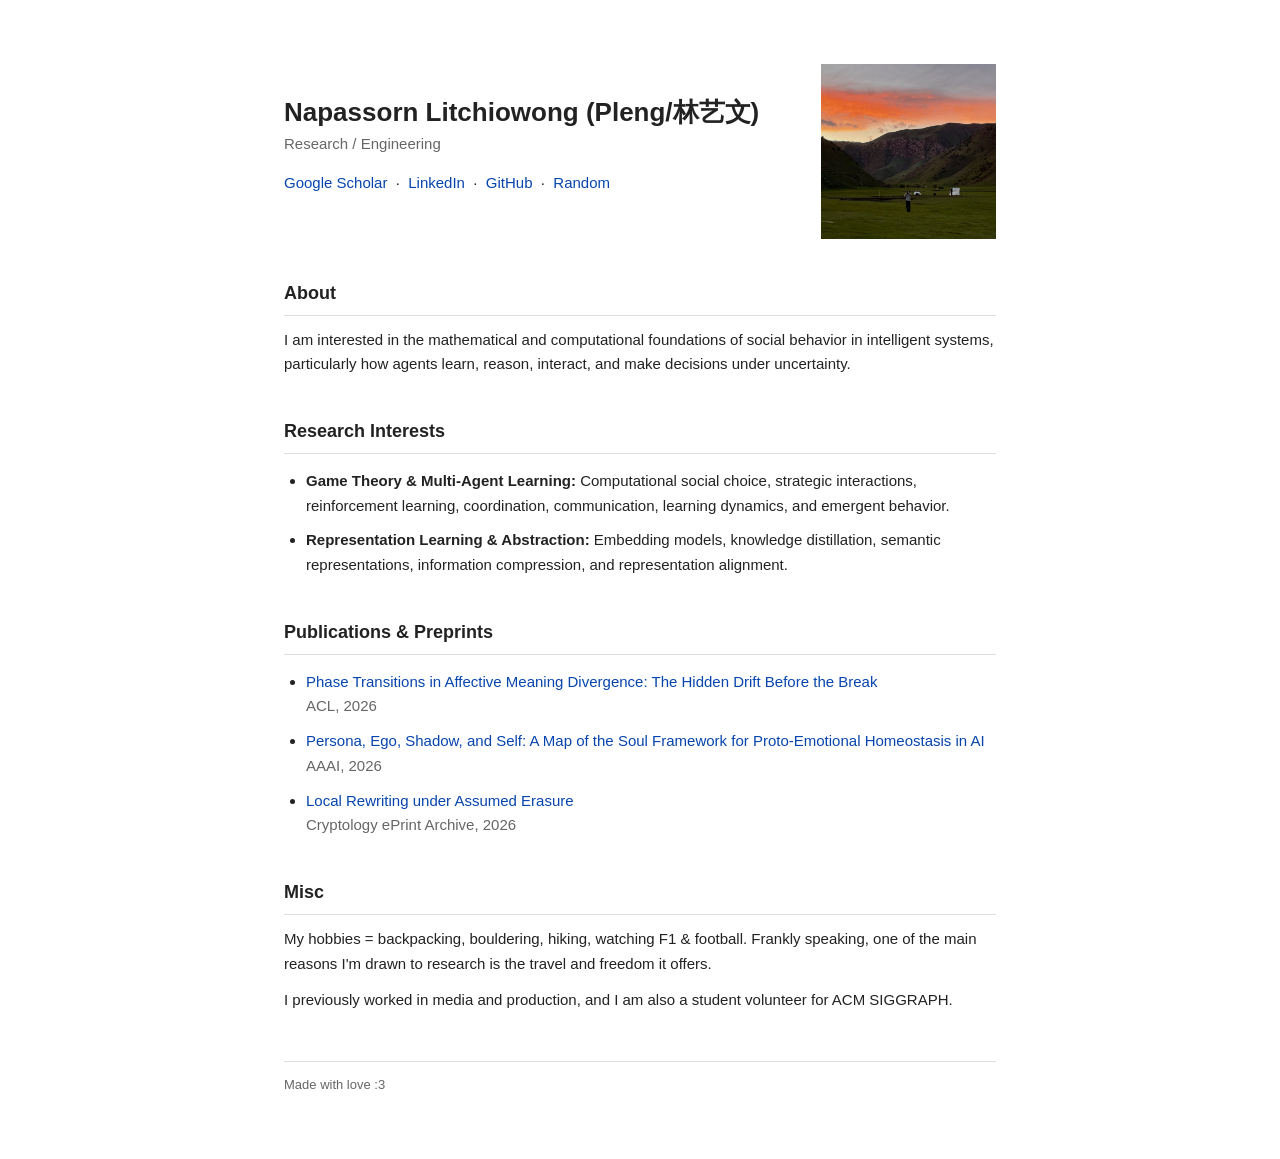
<file: index.html>
<!doctype html>
<html lang="en">
<head>
  <meta charset="UTF-8">
  <meta name="viewport" content="width=device-width, initial-scale=1">
  <meta name="description" content="Academic homepage of Napassorn Litchiowong (Pleng).">
  <title>Pleng</title>
  <link rel="stylesheet" href="style.css">
</head>
<body>
  <header class="hero">
    <div class="hero-text">
      <h1>Napassorn Litchiowong (Pleng/林艺文)</h1>
      <p class="subtitle">Research / Engineering</p>
      <p class="links">
        <a href="https://scholar.google.com/citations?user=V9RDo8UAAAAJ&amp;hl=en">Google Scholar</a>
        &nbsp;·&nbsp; <a href="https://www.linkedin.com/in/plengnaps/">LinkedIn</a>
        &nbsp;·&nbsp; <a href="https://github.com/iamdiluxedbutcooler">GitHub</a>
        &nbsp;·&nbsp; <a href="random/">Random</a>
      </p>
    </div>
    <img class="hero-photo" src="me.png" alt="Kyrgystan, 2026">
  </header>

  <main>
    <section>
      <h2>About</h2>
      <p>
        I am interested in the mathematical and computational
        foundations of social behavior in intelligent systems,
        particularly how agents learn, reason, interact,
        and make decisions under uncertainty.
      </p>
    </section>

    <section>
      <h2>Research Interests</h2>
      <ul>
        <li>
          <strong>Game Theory &amp; Multi-Agent Learning:</strong>
          Computational social choice, strategic interactions,
          reinforcement learning, coordination, communication,
          learning dynamics, and emergent behavior.
        </li>
        <li>
          <strong>Representation Learning &amp; Abstraction:</strong>
          Embedding models, knowledge distillation, semantic
          representations, information compression, and
          representation alignment.
        </li>
      </ul>
    </section>

    <section>
      <h2>Publications &amp; Preprints</h2>
      <ul>
        <li>
          <a href="https://scholar.google.com/citations?view_op=view_citation&amp;hl=en&amp;user=V9RDo8UAAAAJ&amp;citation_for_view=V9RDo8UAAAAJ:u-x6o8ySG0sC">Phase Transitions in Affective Meaning Divergence: The Hidden Drift Before the Break</a><br>
          <span class="year">ACL, 2026</span>
        </li>
        <li>
          <a href="https://scholar.google.com/citations?view_op=view_citation&amp;hl=en&amp;user=V9RDo8UAAAAJ&amp;citation_for_view=V9RDo8UAAAAJ:u5HHmVD_uO8C">Persona, Ego, Shadow, and Self: A Map of the Soul Framework for Proto-Emotional Homeostasis in AI</a><br>
          <span class="year">AAAI, 2026</span>
        </li>
        <li>
          <a href="https://scholar.google.com/citations?view_op=view_citation&amp;hl=en&amp;user=V9RDo8UAAAAJ&amp;citation_for_view=V9RDo8UAAAAJ:d1gkVwhDpl0C">Local Rewriting under Assumed Erasure</a><br>
          <span class="year">Cryptology ePrint Archive, 2026</span>
        </li>
      </ul>
    </section>

    <section>
      <h2>Misc</h2>
      <p>My hobbies = backpacking, bouldering, hiking, watching F1 &amp; football. Frankly speaking, one of the main reasons I'm drawn to research is the travel and freedom it offers.</p>
      <p>I previously worked in media and production, and I am also a student volunteer for ACM SIGGRAPH.</p>
    </section>
  </main>

  <footer>Made with love :3</footer>
</body>
</html>
</file>
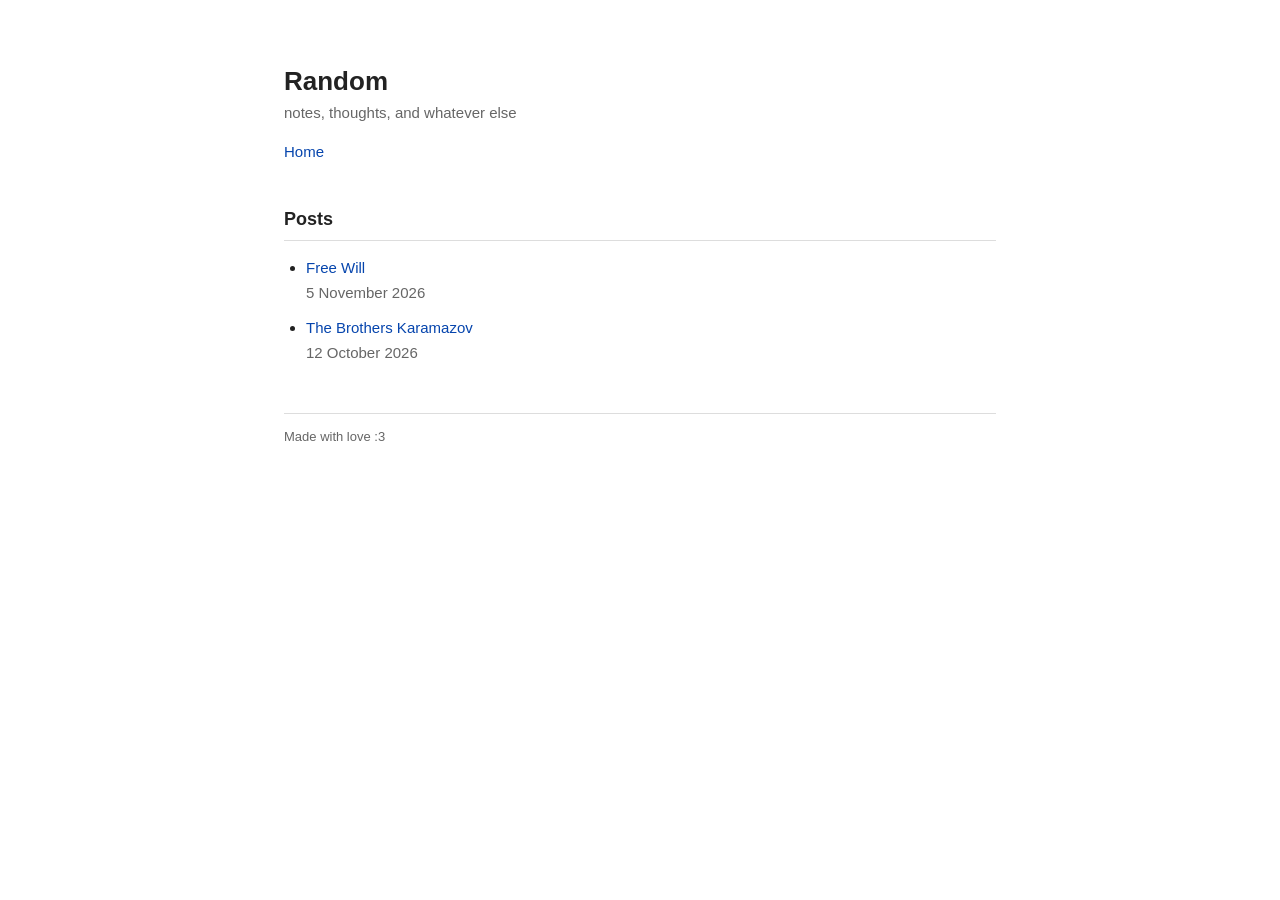
<file: random/index.html>
<!doctype html>
<html lang="en">
<head>
  <meta charset="UTF-8">
  <meta name="viewport" content="width=device-width, initial-scale=1">
  <meta name="description" content="Random notes by Napassorn Litchiowong (Pleng).">
  <title>Random</title>
  <link rel="stylesheet" href="../style.css">
</head>
<body>
  <header>
    <h1>Random</h1>
    <p class="subtitle">notes, thoughts, and whatever else</p>
    <p class="links"><a href="../index.html">Home</a></p>
  </header>

  <main>
    <h2>Posts</h2>
    <ul>
      <li>
        <a href="free-will.html">Free Will</a><br>
        <span class="date">5 November 2026</span>
      </li>
      <li>
        <a href="brothers-karamazov.html">The Brothers Karamazov</a><br>
        <span class="date">12 October 2026</span>
      </li>
    </ul>
  </main>

  <footer>Made with love :3</footer>
</body>
</html>
</file>
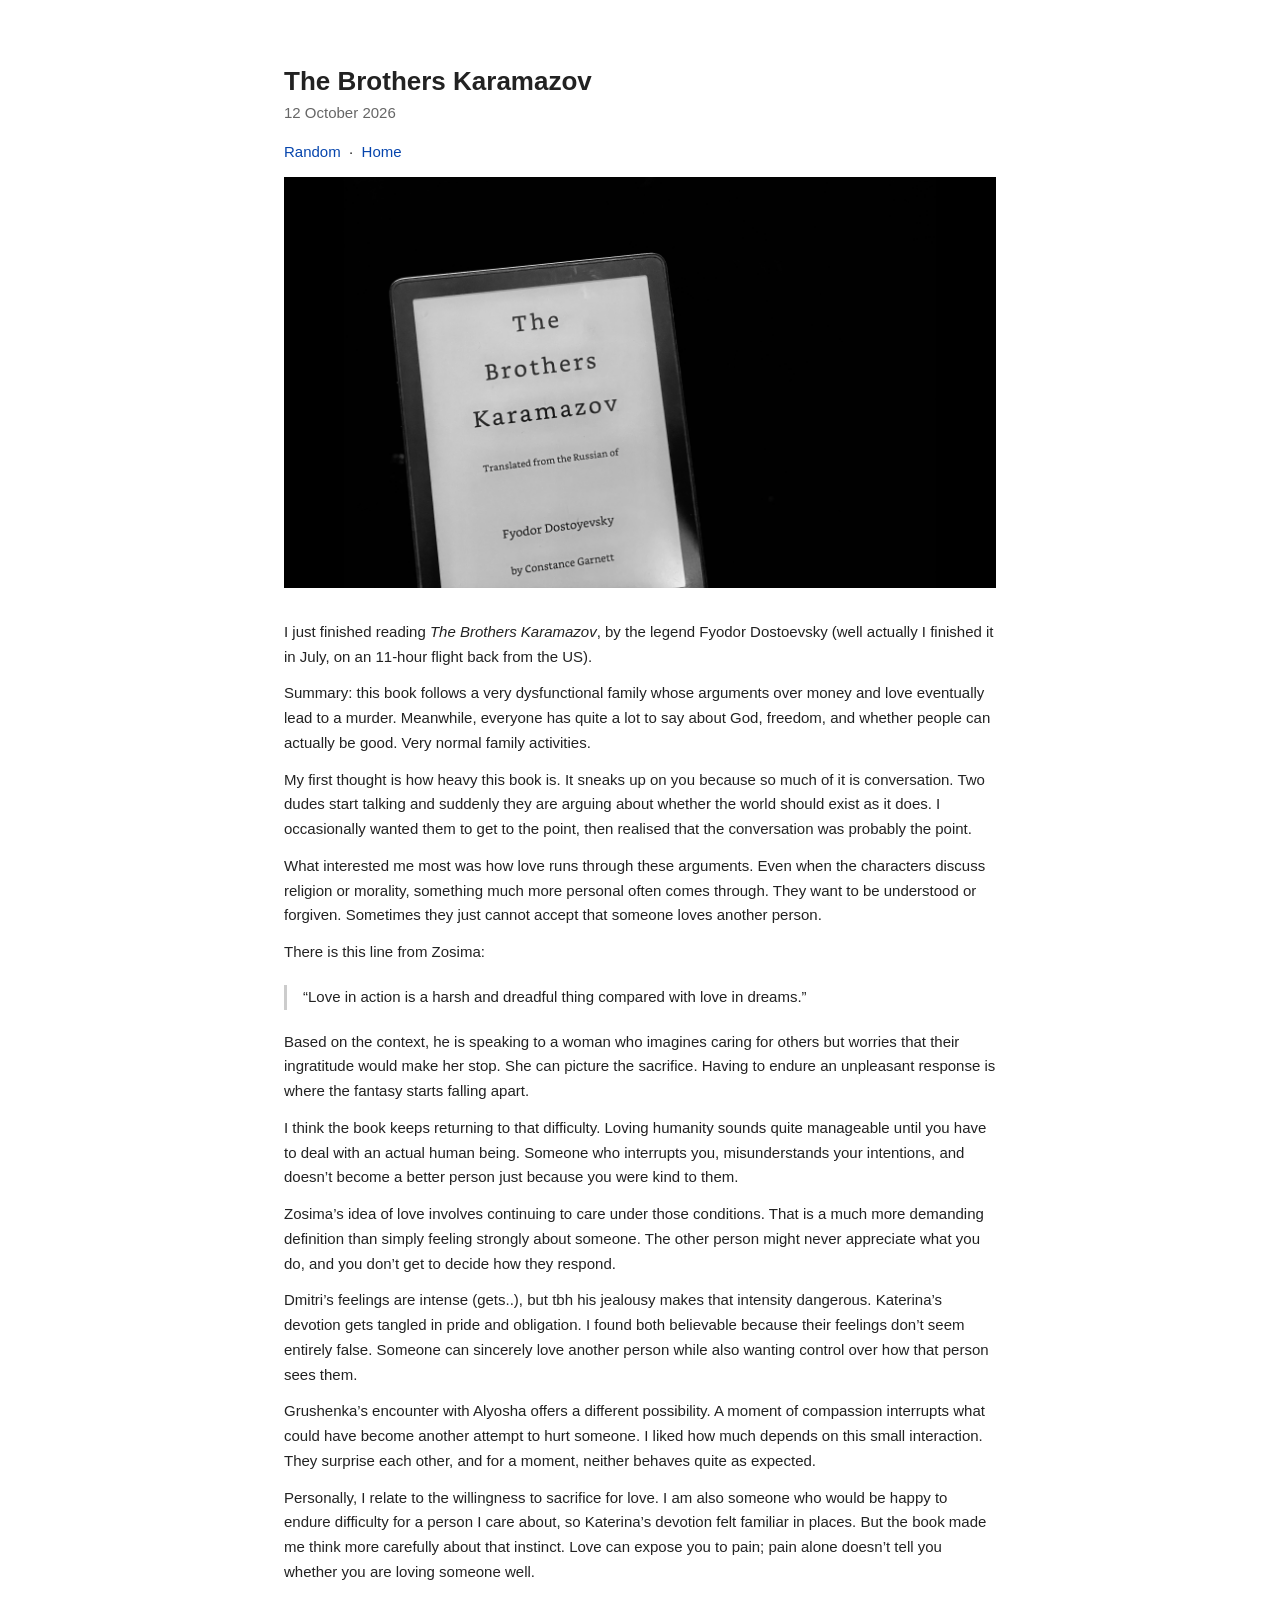
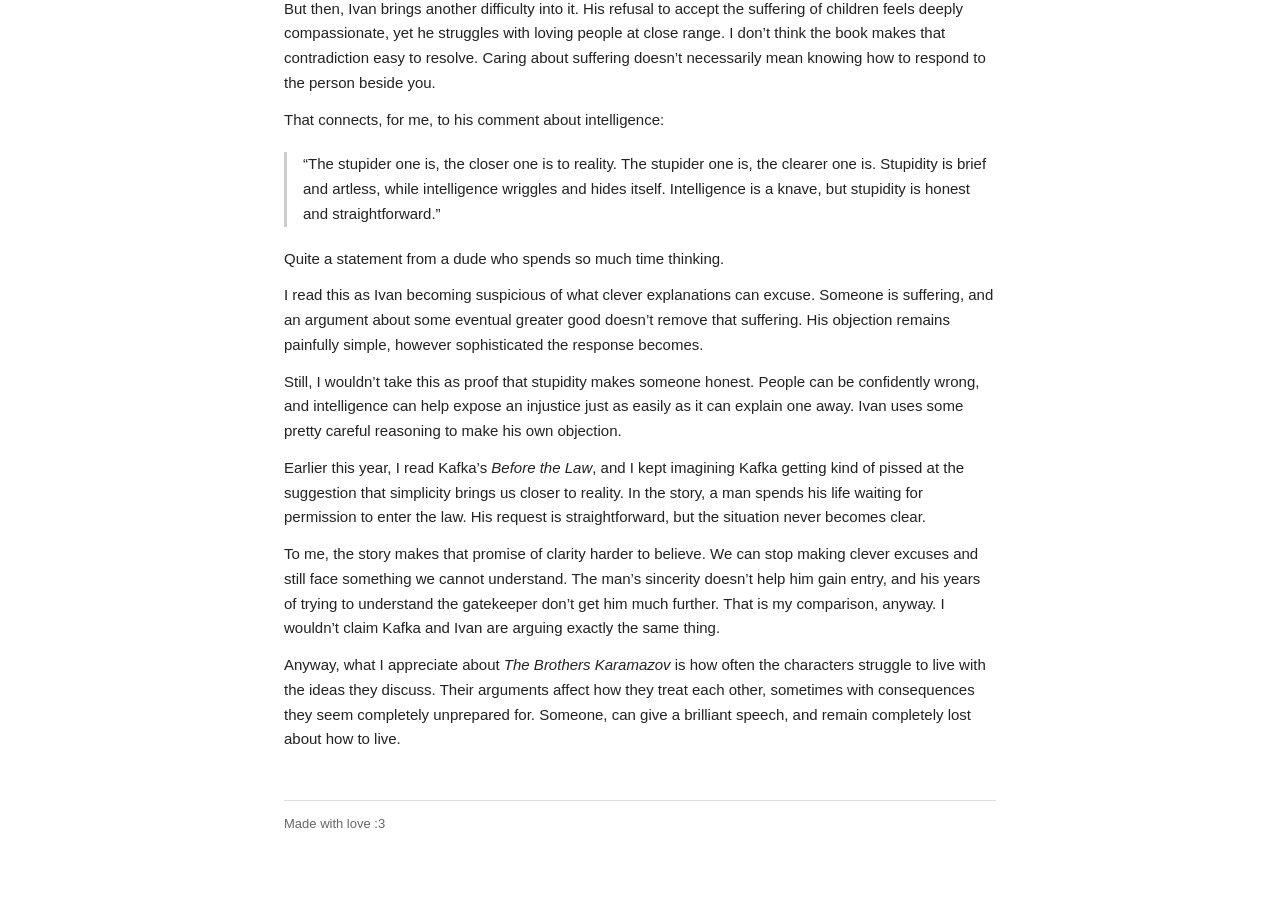
<file: random/brothers-karamazov.html>
<!doctype html>
<html lang="en">
<head>
  <meta charset="UTF-8">
  <meta name="viewport" content="width=device-width, initial-scale=1">
  <title>The Brothers Karamazov</title>
  <link rel="stylesheet" href="../style.css">
</head>
<body>
  <header>
    <h1>The Brothers Karamazov</h1>
    <p class="subtitle">12 October 2026</p>
    <p class="links"><a href="index.html">Random</a> &nbsp;·&nbsp; <a href="../index.html">Home</a></p>
  </header>

  <img src="brothers-karamazov.png" alt="The Brothers Karamazov" style="display: block; max-width: 100%; height: auto; margin: 0 auto 32px;">

  <main>
    <p>I just finished reading <em>The Brothers Karamazov</em>, by the legend Fyodor Dostoevsky (well actually I finished it in July, on an 11-hour flight back from the US).</p>

    <p>Summary: this book follows a very dysfunctional family whose arguments over money and love eventually lead to a murder. Meanwhile, everyone has quite a lot to say about God, freedom, and whether people can actually be good. Very normal family activities.</p>

    <p>My first thought is how heavy this book is. It sneaks up on you because so much of it is conversation. Two dudes start talking and suddenly they are arguing about whether the world should exist as it does. I occasionally wanted them to get to the point, then realised that the conversation was probably the point.</p>

    <p>What interested me most was how love runs through these arguments. Even when the characters discuss religion or morality, something much more personal often comes through. They want to be understood or forgiven. Sometimes they just cannot accept that someone loves another person.</p>

    <p>There is this line from Zosima:</p>

    <blockquote>
      <p>“Love in action is a harsh and dreadful thing compared with love in dreams.”</p>
    </blockquote>

    <p>Based on the context, he is speaking to a woman who imagines caring for others but worries that their ingratitude would make her stop. She can picture the sacrifice. Having to endure an unpleasant response is where the fantasy starts falling apart.</p>

    <p>I think the book keeps returning to that difficulty. Loving humanity sounds quite manageable until you have to deal with an actual human being. Someone who interrupts you, misunderstands your intentions, and doesn’t become a better person just because you were kind to them.</p>

    <p>Zosima’s idea of love involves continuing to care under those conditions. That is a much more demanding definition than simply feeling strongly about someone. The other person might never appreciate what you do, and you don’t get to decide how they respond.</p>

    <p>Dmitri’s feelings are intense (gets..), but tbh his jealousy makes that intensity dangerous. Katerina’s devotion gets tangled in pride and obligation. I found both believable because their feelings don’t seem entirely false. Someone can sincerely love another person while also wanting control over how that person sees them.</p>

    <p>Grushenka’s encounter with Alyosha offers a different possibility. A moment of compassion interrupts what could have become another attempt to hurt someone. I liked how much depends on this small interaction. They surprise each other, and for a moment, neither behaves quite as expected.</p>

    <p>Personally, I relate to the willingness to sacrifice for love. I am also someone who would be happy to endure difficulty for a person I care about, so Katerina’s devotion felt familiar in places. But the book made me think more carefully about that instinct. Love can expose you to pain; pain alone doesn’t tell you whether you are loving someone well.</p>

    <p>But then, Ivan brings another difficulty into it. His refusal to accept the suffering of children feels deeply compassionate, yet he struggles with loving people at close range. I don’t think the book makes that contradiction easy to resolve. Caring about suffering doesn’t necessarily mean knowing how to respond to the person beside you.</p>

    <p>That connects, for me, to his comment about intelligence:</p>

    <blockquote>
      <p>“The stupider one is, the closer one is to reality. The stupider one is, the clearer one is. Stupidity is brief and artless, while intelligence wriggles and hides itself. Intelligence is a knave, but stupidity is honest and straightforward.”</p>
    </blockquote>

    <p>Quite a statement from a dude who spends so much time thinking.</p>

    <p>I read this as Ivan becoming suspicious of what clever explanations can excuse. Someone is suffering, and an argument about some eventual greater good doesn’t remove that suffering. His objection remains painfully simple, however sophisticated the response becomes.</p>

    <p>Still, I wouldn’t take this as proof that stupidity makes someone honest. People can be confidently wrong, and intelligence can help expose an injustice just as easily as it can explain one away. Ivan uses some pretty careful reasoning to make his own objection.</p>

    <p>Earlier this year, I read Kafka’s <em>Before the Law</em>, and I kept imagining Kafka getting kind of pissed at the suggestion that simplicity brings us closer to reality. In the story, a man spends his life waiting for permission to enter the law. His request is straightforward, but the situation never becomes clear.</p>

    <p>To me, the story makes that promise of clarity harder to believe. We can stop making clever excuses and still face something we cannot understand. The man’s sincerity doesn’t help him gain entry, and his years of trying to understand the gatekeeper don’t get him much further. That is my comparison, anyway. I wouldn’t claim Kafka and Ivan are arguing exactly the same thing.</p>

    <p>Anyway, what I appreciate about <em>The Brothers Karamazov</em> is how often the characters struggle to live with the ideas they discuss. Their arguments affect how they treat each other, sometimes with consequences they seem completely unprepared for. Someone, can give a brilliant speech, and remain completely lost about how to live.</p>
  </main>

  <footer>Made with love :3</footer>
</body>
</html>
</file>
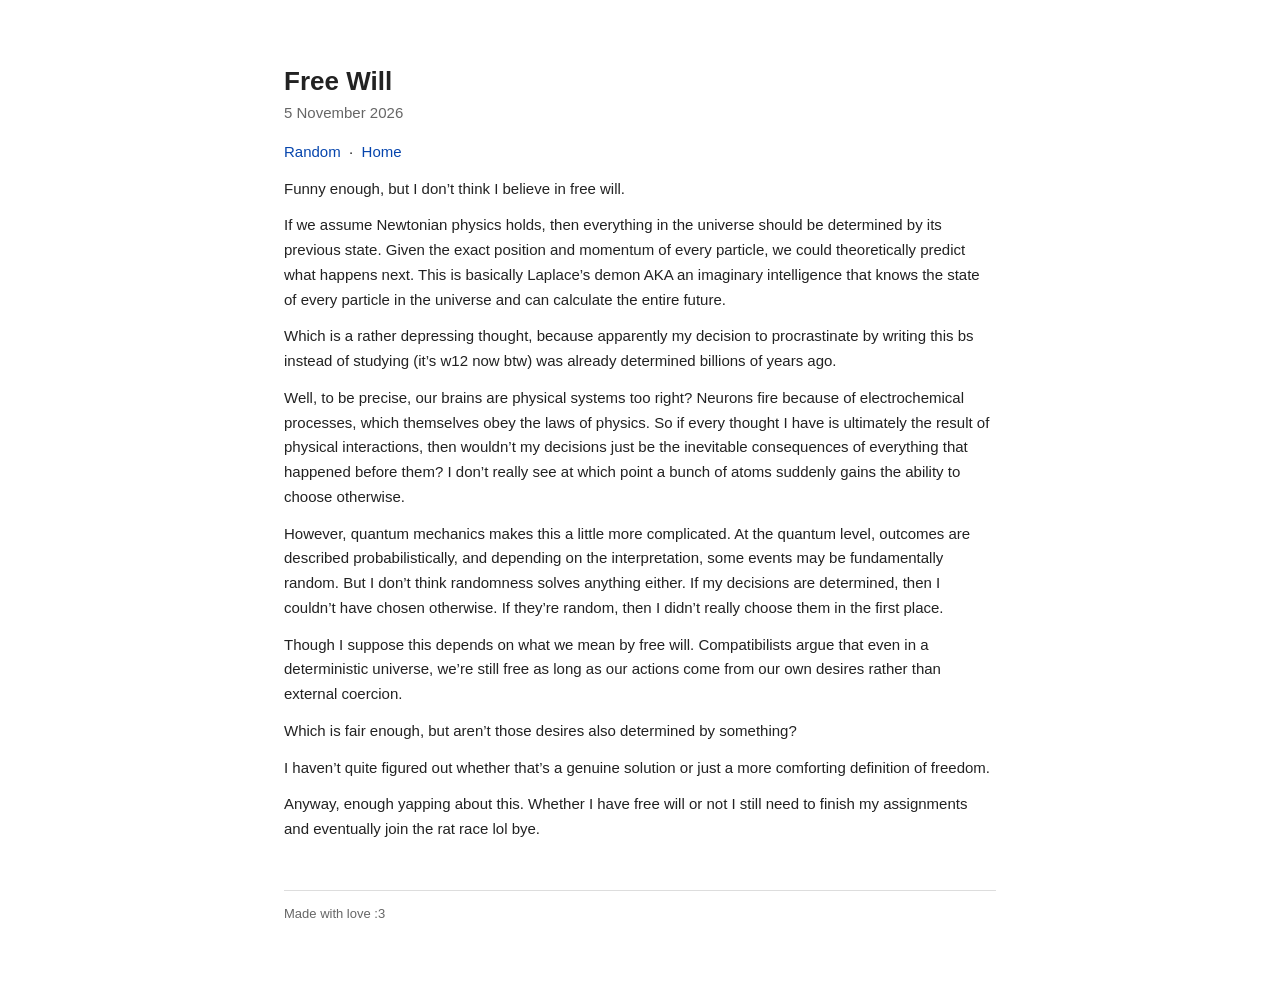
<file: random/free-will.html>
<!doctype html>
<html lang="en">
<head>
  <meta charset="UTF-8">
  <meta name="viewport" content="width=device-width, initial-scale=1">
  <title>Free Will</title>
  <link rel="stylesheet" href="../style.css">
</head>
<body>
  <header>
    <h1>Free Will</h1>
    <p class="subtitle">5 November 2026</p>
    <p class="links"><a href="index.html">Random</a> &nbsp;·&nbsp; <a href="../index.html">Home</a></p>
  </header>

  <main>
    <p>Funny enough, but I don’t think I believe in free will.</p>

    <p>If we assume Newtonian physics holds, then everything in the universe should be determined by its previous state. Given the exact position and momentum of every particle, we could theoretically predict what happens next. This is basically Laplace’s demon AKA an imaginary intelligence that knows the state of every particle in the universe and can calculate the entire future.</p>

    <p>Which is a rather depressing thought, because apparently my decision to procrastinate by writing this bs instead of studying (it’s w12 now btw) was already determined billions of years ago.</p>

    <p>Well, to be precise, our brains are physical systems too right? Neurons fire because of electrochemical processes, which themselves obey the laws of physics. So if every thought I have is ultimately the result of physical interactions, then wouldn’t my decisions just be the inevitable consequences of everything that happened before them? I don’t really see at which point a bunch of atoms suddenly gains the ability to choose otherwise.</p>

    <p>However, quantum mechanics makes this a little more complicated. At the quantum level, outcomes are described probabilistically, and depending on the interpretation, some events may be fundamentally random. But I don’t think randomness solves anything either. If my decisions are determined, then I couldn’t have chosen otherwise. If they’re random, then I didn’t really choose them in the first place.</p>

    <p>Though I suppose this depends on what we mean by free will. Compatibilists argue that even in a deterministic universe, we’re still free as long as our actions come from our own desires rather than external coercion.</p>

    <p>Which is fair enough, but aren’t those desires also determined by something?</p>

    <p>I haven’t quite figured out whether that’s a genuine solution or just a more comforting definition of freedom.</p>

    <p>Anyway, enough yapping about this. Whether I have free will or not I still need to finish my assignments and eventually join the rat race lol bye.</p>
  </main>

  <footer>Made with love :3</footer>
</body>
</html>
</file>
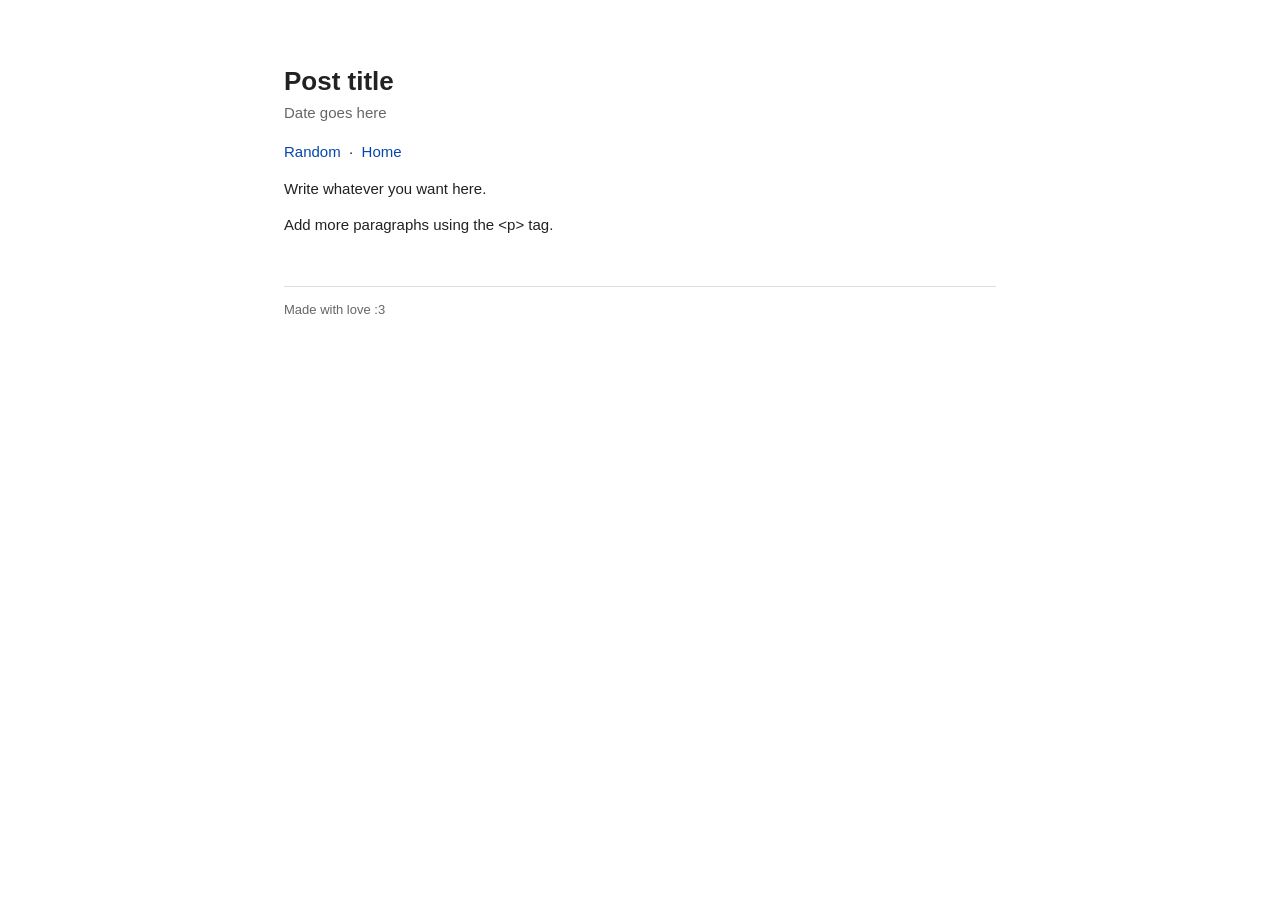
<file: random/post-template.html>
<!doctype html>
<html lang="en">
<head>
  <meta charset="UTF-8">
  <meta name="viewport" content="width=device-width, initial-scale=1">
  <title>Post title</title>
  <link rel="stylesheet" href="../style.css">
</head>
<body>
  <header>
    <h1>Post title</h1>
    <p class="subtitle">Date goes here</p>
    <p class="links"><a href="index.html">Random</a> &nbsp;·&nbsp; <a href="../index.html">Home</a></p>
  </header>

  <main>
    <p>Write whatever you want here.</p>
    <p>Add more paragraphs using the &lt;p&gt; tag.</p>
  </main>

  <footer>Made with love :3</footer>
</body>
</html>
</file>
<file: style.css>
/* Plain academic homepage — shared by home, random, and posts. */
* { box-sizing: border-box; }
body {
  font-family: Arial, Helvetica, sans-serif;
  font-size: 15px;
  line-height: 1.65;
  color: #222;
  background: #fff;
  max-width: 760px;
  margin: 64px auto;
  padding: 0 24px;
}
h1 { font-size: 26px; margin: 0; font-weight: 600; line-height: 1.35; }
h2 { font-size: 18px; margin: 40px 0 12px; padding-bottom: 6px; border-bottom: 1px solid #ddd; }
p { margin: 12px 0; }
blockquote {
  margin: 20px 0;
  padding-left: 16px;
  border-left: 3px solid #ccc;
}
a { color: #0645ad; text-decoration: none; }
a:hover, a:focus { text-decoration: underline; }
ul { padding-left: 22px; }
li { margin-bottom: 10px; }
.subtitle { color: #666; margin-top: 2px; }
.links { margin-top: 14px; }
.year, .date { color: #666; }
.hero {
  display: flex;
  align-items: center;
  justify-content: space-between;
  gap: 24px;
}
.hero-text { flex: 1; min-width: 0; }
.hero-photo {
  display: block;
  width: 175px;
  height: 175px;
  object-fit: cover;
  flex-shrink: 0;
}
footer { margin-top: 48px; padding-top: 12px; border-top: 1px solid #ddd; color: #666; font-size: 13px; }
@media (max-width: 600px) {
  body { margin: 32px auto; }
  .hero { flex-direction: column-reverse; align-items: flex-start; gap: 18px; }
  .hero-photo { width: 175px; height: 175px; }
}
</file>
